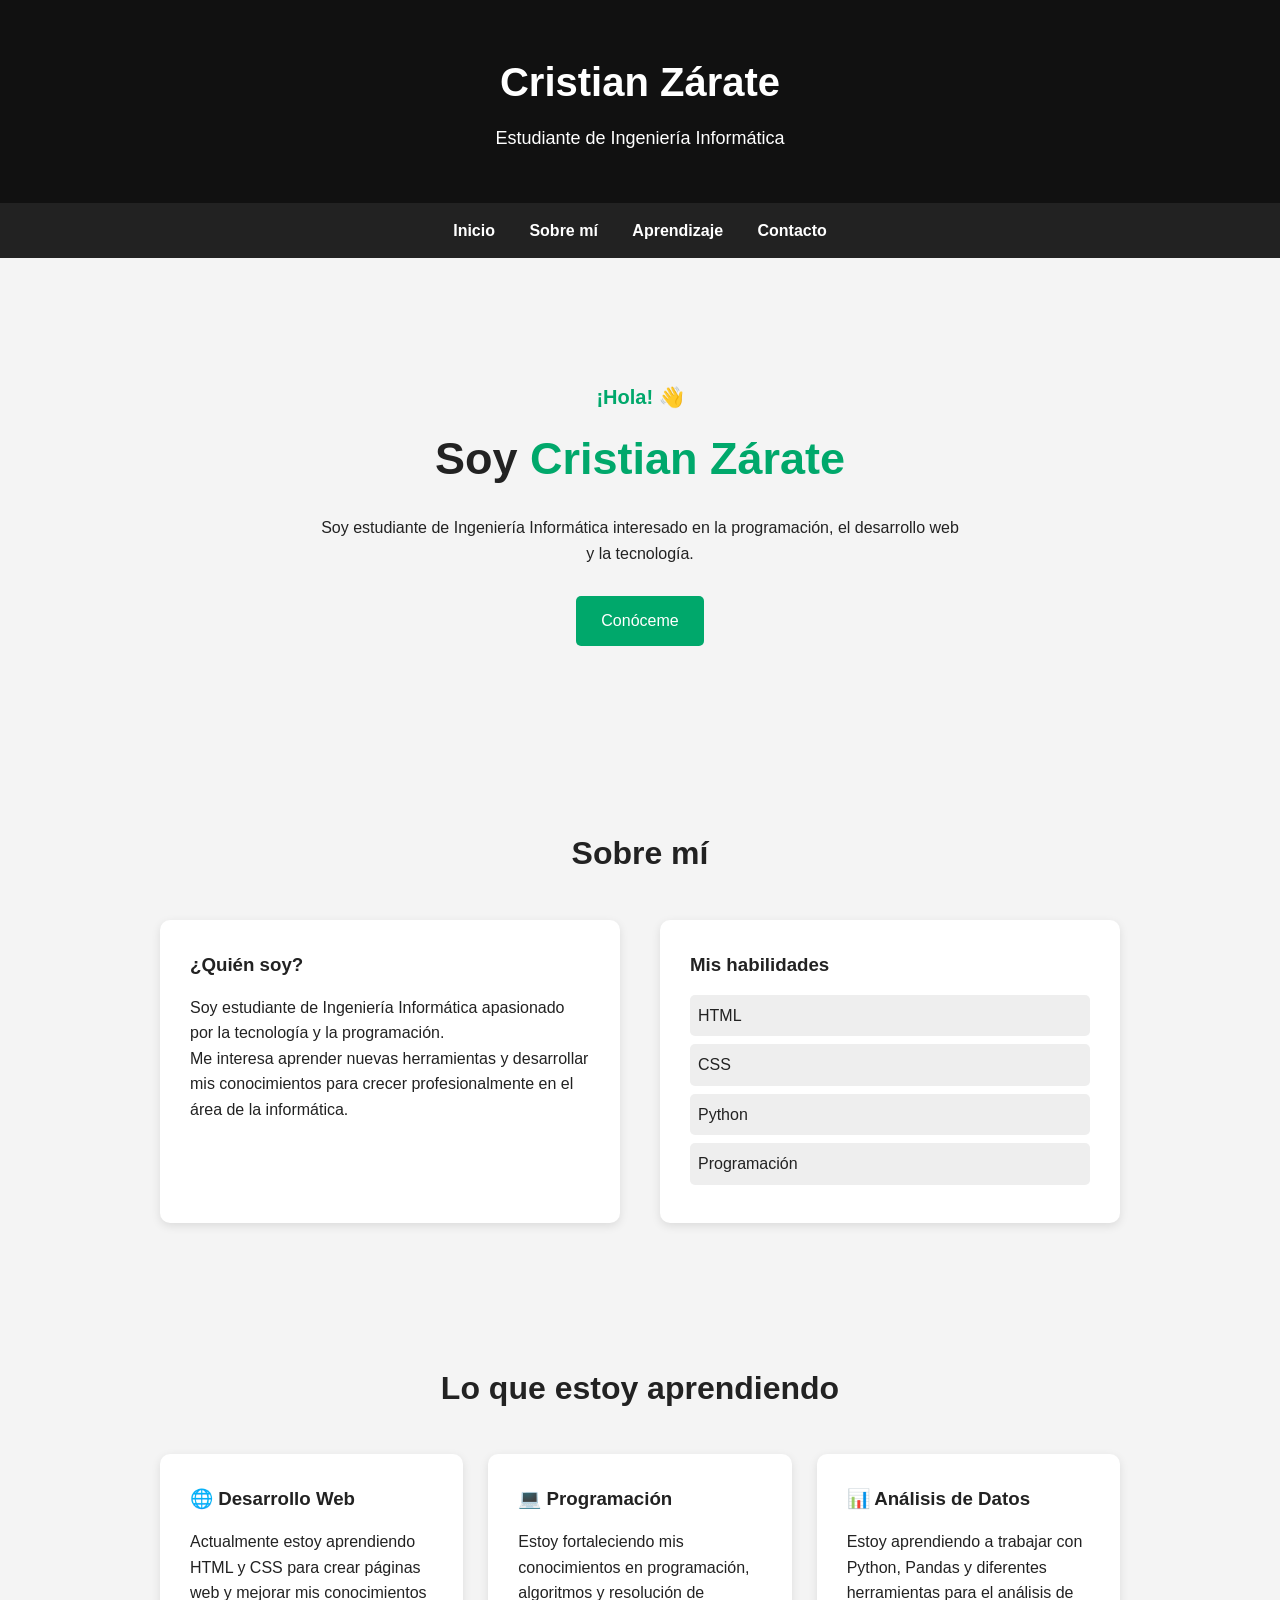
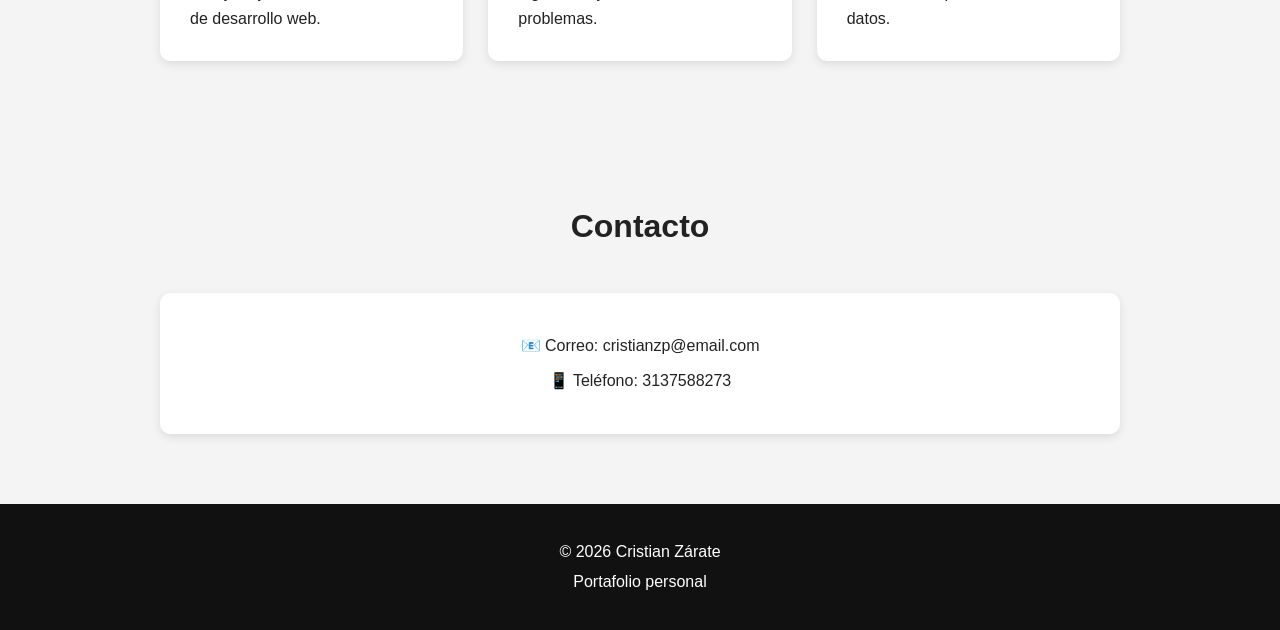
<file: index.html>
<!DOCTYPE html>
<html lang="es">

<head>
    <meta charset="UTF-8">
    <meta name="viewport" content="width=device-width, initial-scale=1.0">
    <title>Portafolio | Cristian Zárate</title>
    <link rel="stylesheet" href="style.css">
</head>

<body>

    <header>
        <h1>Cristian Zárate</h1>
        <p>Estudiante de Ingeniería Informática</p>
    </header>

    <nav>
        <a href="#inicio">Inicio</a>
        <a href="#sobre-mi">Sobre mí</a>
        <a href="#aprendizaje">Aprendizaje</a>
        <a href="#contacto">Contacto</a>
    </nav>

    <section id="inicio" class="inicio">

        <div>
            <p class="saludo">¡Hola! 👋</p>

            <h2>
                Soy <span>Cristian Zárate</span>
            </h2>

            <p>
                Soy estudiante de Ingeniería Informática
                interesado en la programación, el desarrollo
                web y la tecnología.
            </p>

            <a href="#sobre-mi" class="boton">
                Conóceme
            </a>
        </div>

    </section>

    <section id="sobre-mi">

        <h2>Sobre mí</h2>

        <div class="sobre-mi">

            <div>
                <h3>¿Quién soy?</h3>

                <p>
                    Soy estudiante de Ingeniería Informática
                    apasionado por la tecnología y la programación.
                </p>

                <p>
                    Me interesa aprender nuevas herramientas y
                    desarrollar mis conocimientos para crecer
                    profesionalmente en el área de la informática.
                </p>
            </div>

            <div class="habilidades">

                <h3>Mis habilidades</h3>

                <p>HTML</p>
                <p>CSS</p>
                <p>Python</p>
                <p>Programación</p>

            </div>

        </div>

    </section>

    <section id="aprendizaje">

        <h2>Lo que estoy aprendiendo</h2>

        <div class="proyectos">

            <article class="tarjeta">

                <h3>🌐 Desarrollo Web</h3>

                <p>
                    Actualmente estoy aprendiendo HTML y CSS
                    para crear páginas web y mejorar mis
                    conocimientos de desarrollo web.
                </p>

            </article>

            <article class="tarjeta">

                <h3>💻 Programación</h3>

                <p>
                    Estoy fortaleciendo mis conocimientos en
                    programación, algoritmos y resolución
                    de problemas.
                </p>

            </article>

            <article class="tarjeta">

                <h3>📊 Análisis de Datos</h3>

                <p>
                    Estoy aprendiendo a trabajar con Python,
                    Pandas y diferentes herramientas para
                    el análisis de datos.
                </p>

            </article>

        </div>

    </section>

    <section id="contacto">

        <h2>Contacto</h2>

        <div class="contacto">

            <p>📧 Correo: cristianzp@email.com</p>
            <p>📱 Teléfono: 3137588273</p>

        </div>

    </section>

    <footer>

        <p>© 2026 Cristian Zárate</p>
        <p>Portafolio personal</p>

    </footer>

</body>

</html>
</file>
<file: style.css>
/* CONFIGURACIÓN GENERAL */

* {
    margin: 0;
    padding: 0;
    box-sizing: border-box;
}

html {
    scroll-behavior: smooth;
}

body {
    font-family: Arial, sans-serif;
    background-color: #f4f4f4;
    color: #222;
    line-height: 1.6;
}


/* ENCABEZADO */

header {
    background-color: #111;
    color: white;
    text-align: center;
    padding: 50px 20px;
}

header h1 {
    font-size: 40px;
    margin-bottom: 10px;
}

header p {
    font-size: 18px;
}


/* MENÚ */

nav {
    background-color: #222;
    text-align: center;
    padding: 15px;
    position: sticky;
    top: 0;
}

nav a {
    color: white;
    text-decoration: none;
    margin: 0 15px;
    font-weight: bold;
}

nav a:hover {
    color: #00a86b;
}


/* SECCIONES */

section {
    max-width: 1000px;
    margin: auto;
    padding: 70px 20px;
}

section h2 {
    text-align: center;
    font-size: 32px;
    margin-bottom: 40px;
}


/* INICIO */

.inicio {
    min-height: 500px;
    display: flex;
    align-items: center;
    justify-content: center;
    text-align: center;
}

.inicio h2 {
    font-size: 45px;
    margin-bottom: 20px;
}

.inicio h2 span {
    color: #00a86b;
}

.inicio p {
    max-width: 650px;
    margin: 10px auto;
}

.saludo {
    color: #00a86b;
    font-weight: bold;
    font-size: 20px;
}


/* BOTÓN */

.boton {
    display: inline-block;
    background-color: #00a86b;
    color: white;
    text-decoration: none;
    padding: 12px 25px;
    margin-top: 20px;
    border-radius: 5px;
}

.boton:hover {
    background-color: #007d50;
}


/* SOBRE MÍ */

.sobre-mi {
    display: flex;
    gap: 40px;
}

.sobre-mi > div {
    background-color: white;
    padding: 30px;
    border-radius: 10px;
    flex: 1;
    box-shadow: 0 3px 10px rgba(0, 0, 0, 0.1);
}

.sobre-mi h3 {
    margin-bottom: 15px;
}


/* HABILIDADES */

.habilidades p {
    background-color: #eeeeee;
    padding: 8px;
    margin: 8px 0;
    border-radius: 5px;
}


/* PROYECTOS */

.proyectos {
    display: flex;
    gap: 25px;
}

.tarjeta {
    background-color: white;
    padding: 30px;
    border-radius: 10px;
    flex: 1;
    box-shadow: 0 3px 10px rgba(0, 0, 0, 0.1);
}

.tarjeta h3 {
    margin-bottom: 15px;
}

.tarjeta a {
    display: inline-block;
    margin-top: 15px;
    color: #00a86b;
    text-decoration: none;
    font-weight: bold;
}


/* CONTACTO */

.contacto {
    background-color: white;
    padding: 30px;
    text-align: center;
    border-radius: 10px;
    box-shadow: 0 3px 10px rgba(0, 0, 0, 0.1);
}

.contacto p {
    margin: 10px;
}


/* FOOTER */

footer {
    background-color: #111;
    color: white;
    text-align: center;
    padding: 30px;
}

footer p {
    margin: 5px;
}


/* RESPONSIVE */

@media (max-width: 700px) {

    nav a {
        display: block;
        margin: 8px;
    }

    .inicio h2 {
        font-size: 35px;
    }

    .sobre-mi {
        flex-direction: column;
    }

    .proyectos {
        flex-direction: column;
    }

}
</file>
